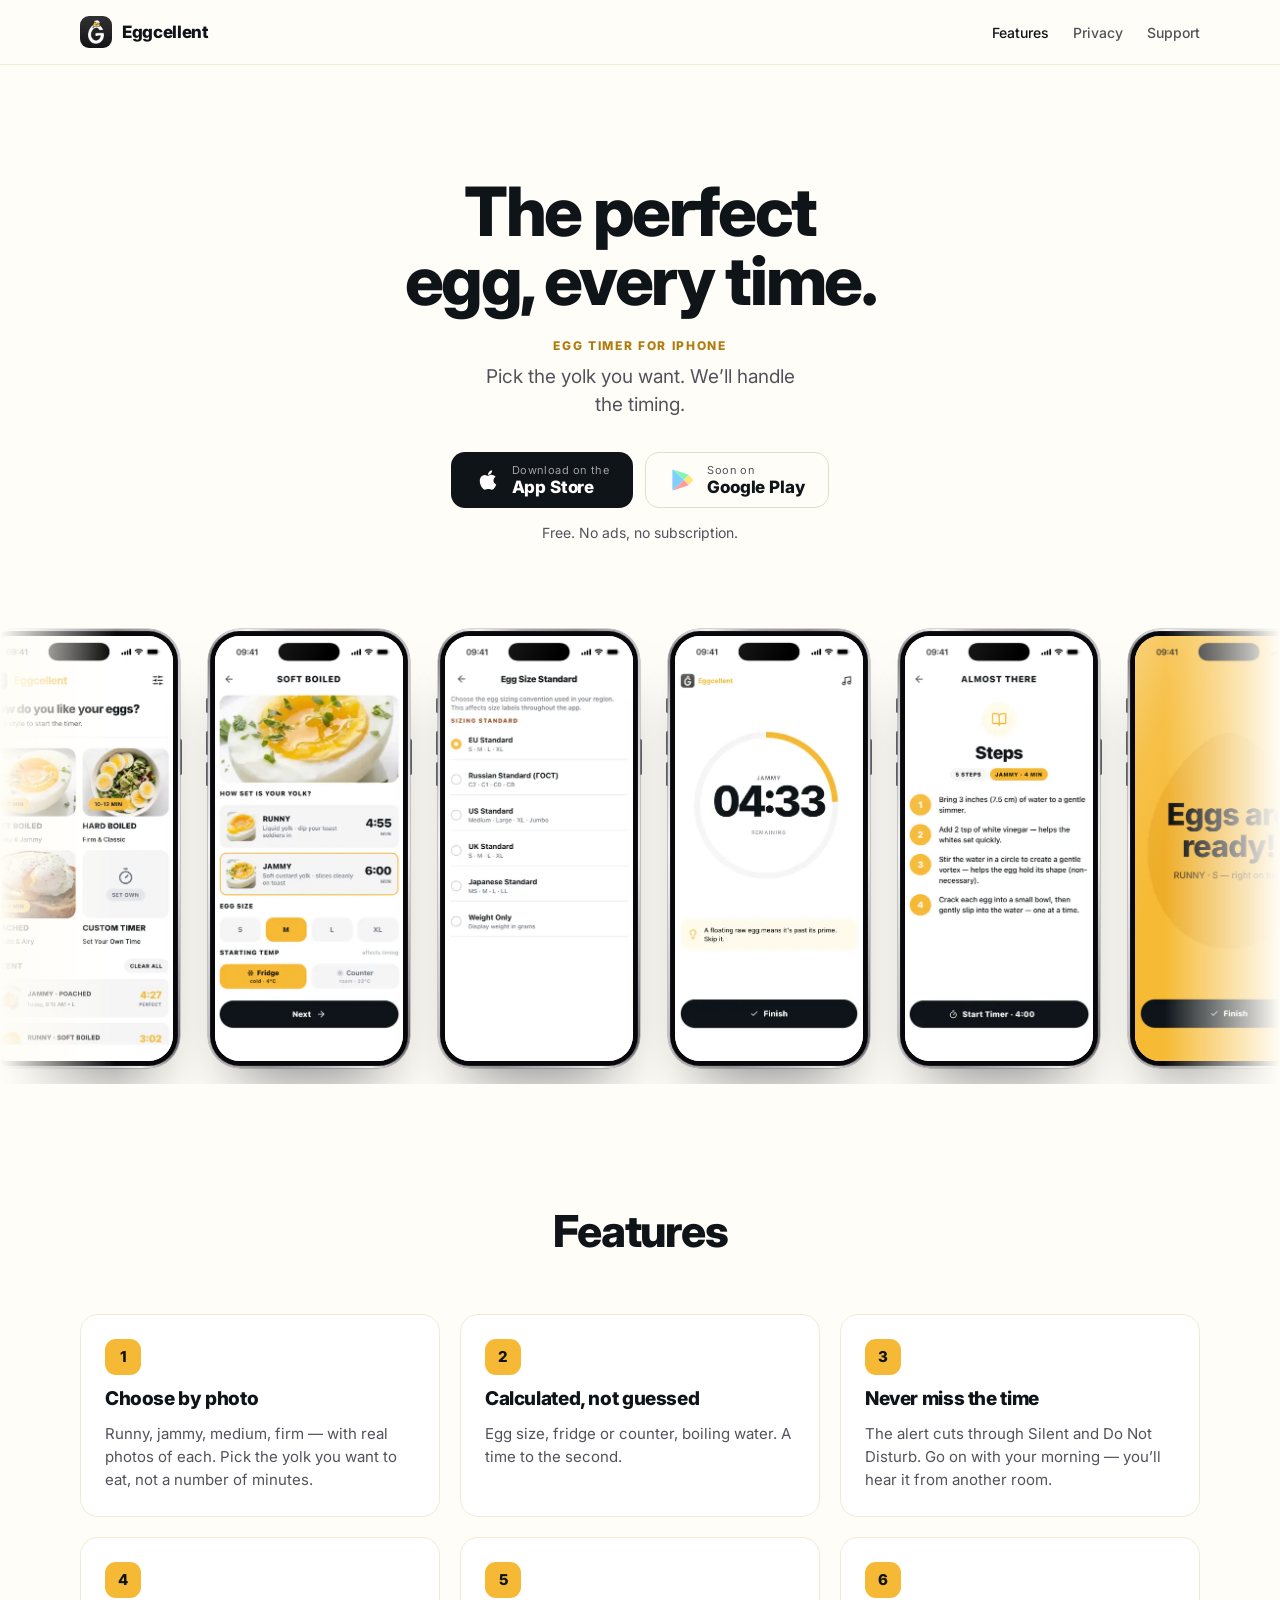
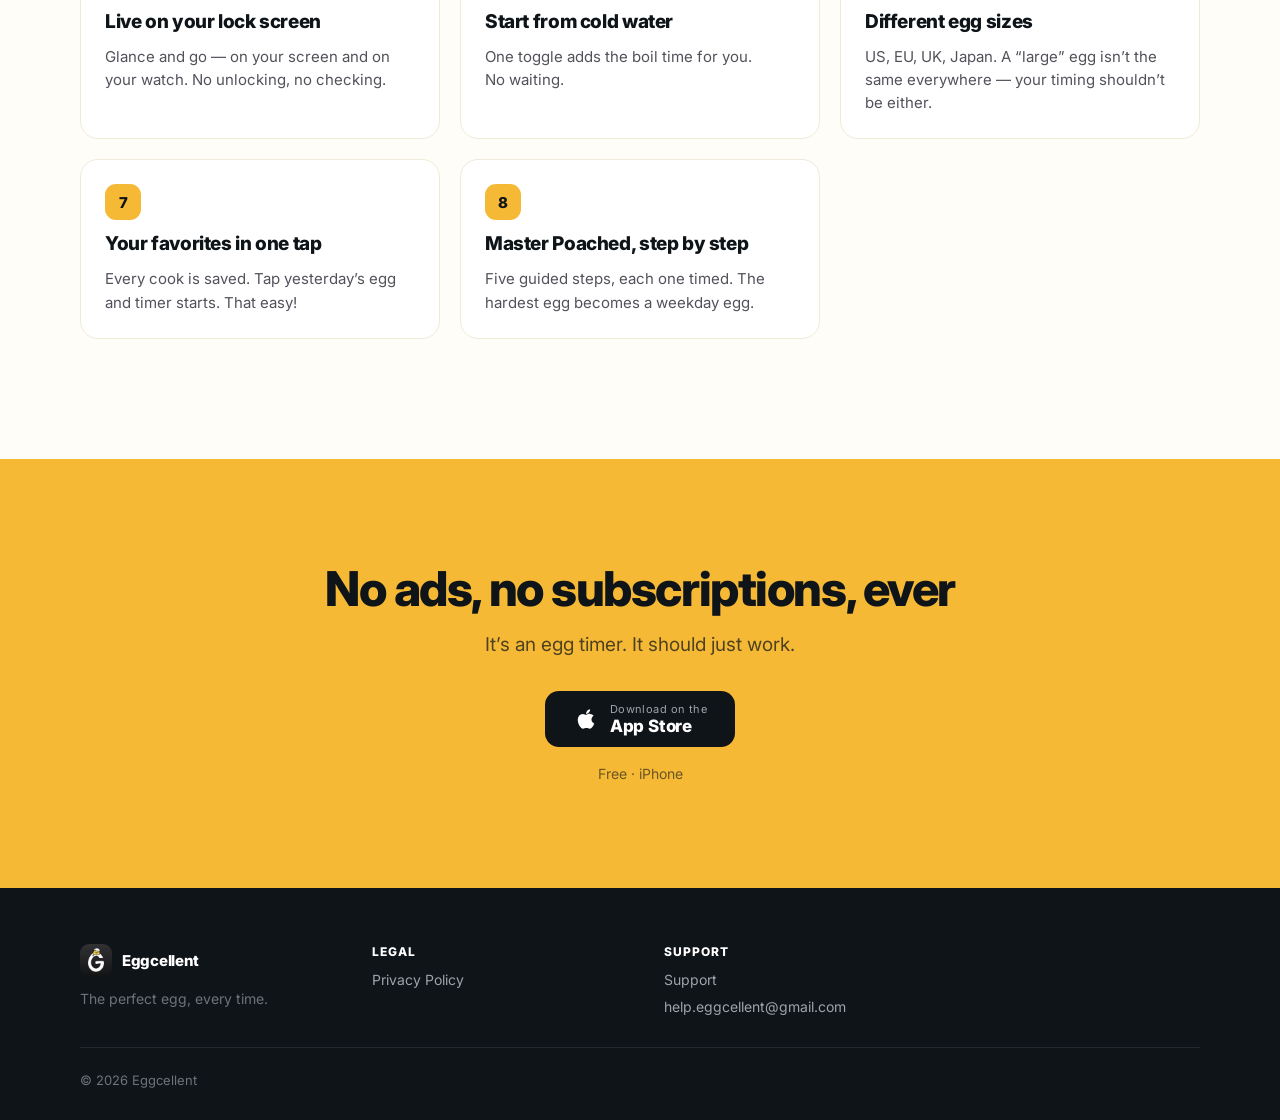
<file: index.html>
<!DOCTYPE html>
<html lang="en">
<head>
<meta charset="utf-8" />
<meta name="viewport" content="width=device-width, initial-scale=1" />
<title>Eggcellent — The perfect egg, every time.</title>
<meta name="description" content="Egg timer for iPhone. Pick the yolk you want. We&rsquo;ll handle the timing." />
<link rel="canonical" href="https://svetlanazav.github.io/eggcellent/" />
<!-- Link previews (Telegram, WhatsApp, iMessage, LinkedIn, X). Absolute URLs: crawlers don't resolve relative ones. -->
<meta property="og:type" content="website" />
<meta property="og:site_name" content="Eggcellent" />
<meta property="og:url" content="https://svetlanazav.github.io/eggcellent/" />
<meta property="og:title" content="Eggcellent — Cook your eggs perfectly, every time" />
<meta property="og:description" content="Egg timer for iPhone. Pick the yolk you want. We&rsquo;ll handle the timing. Free, no ads." />
<meta property="og:image" content="https://svetlanazav.github.io/eggcellent/assets/og-image.png" />
<meta property="og:image:type" content="image/png" />
<meta property="og:image:width" content="1200" />
<meta property="og:image:height" content="630" />
<meta property="og:image:alt" content="Eggcellent app icon and home screen: pick soft boiled, hard boiled or poached eggs." />
<meta name="twitter:card" content="summary_large_image" />
<meta name="twitter:title" content="Eggcellent — Cook your eggs perfectly, every time" />
<meta name="twitter:description" content="Egg timer for iPhone. Pick the yolk you want. We&rsquo;ll handle the timing. Free, no ads." />
<meta name="twitter:image" content="https://svetlanazav.github.io/eggcellent/assets/og-image.png" />
<meta name="twitter:image:alt" content="Eggcellent app icon and home screen: pick soft boiled, hard boiled or poached eggs." />
<link rel="icon" href="assets/icon-64.png" sizes="64x64" />
<link rel="apple-touch-icon" href="assets/apple-touch-icon.png" />
<link rel="preconnect" href="https://fonts.googleapis.com" />
<link rel="preconnect" href="https://fonts.gstatic.com" crossorigin />
<link href="https://fonts.googleapis.com/css2?family=Inter:wght@400;500;800&display=swap" rel="stylesheet" />
<link rel="stylesheet" href="styles.css" />
<link rel="preload" as="image" href="assets/screens/home-600.webp"
      imagesrcset="assets/screens/home-400.webp 400w, assets/screens/home-600.webp 600w" imagesizes="188px" />
<script src="site.js" defer></script>
</head>
<body>

<header class="site-header">
  <div>
    <a class="brand" href="."><img src="assets/icon-96.webp" width="96" height="96" alt="Eggcellent" /><span>Eggcellent</span></a>
    <nav>
      <a href="." data-scroll="features" aria-current="page">Features</a>
      <a href="privacy">Privacy</a>
      <a href="support">Support</a>
    </nav>
  </div>
</header>
<section class="hero" id="top">
  <h1 class="rise">The perfect egg, every time.</h1>
  <p class="eyebrow rise rise-2">Egg timer for iPhone</p>
  <p class="lede rise rise-3">Pick the yolk you want. We&rsquo;ll handle the timing.</p>
  <div class="stores rise rise-4">
    <a class="store-btn" href="https://apps.apple.com/app/apple-store/id6789988052?pt=129156858&amp;ct=landing&amp;mt=8" data-app-store><span><svg viewBox="0 0 24 24" width="26" height="26" fill="#FFFFFF" aria-hidden="true"><path d="M17.05 20.28c-.98.95-2.05.8-3.08.35-1.09-.46-2.09-.48-3.24 0-1.44.62-2.2.44-3.06-.35C2.79 15.25 3.51 7.59 9.05 7.31c1.35.07 2.29.74 3.08.8 1.18-.24 2.31-.93 3.57-.84 1.51.12 2.65.72 3.4 1.8-3.12 1.87-2.38 5.98.48 7.13-.57 1.5-1.31 2.99-2.54 4.09z" /><path d="M12.03 7.25c-.15-2.23 1.66-4.07 3.74-4.25.29 2.58-2.34 4.5-3.74 4.25z" /></svg></span><span class="lines"><span class="small">Download on the</span><span class="big">App Store</span></span></a>
    <span class="store-btn soon"><span><svg viewBox="0 0 24 24" width="26" height="26" aria-hidden="true"><path fill="#00A0FF" d="M2.6 2.2 12.9 12 2.6 21.8c-.26-.28-.4-.7-.4-1.2V3.4c0-.5.14-.92.4-1.2z" /><path fill="#00F076" d="M2.6 2.2 17.3 7.2 12.9 12z" /><path fill="#FFC900" d="M17.3 7.2 21.4 12l-4.1 4.8L12.9 12z" /><path fill="#FF3A44" d="M2.6 21.8 12.9 12l4.4 4.8z" /></svg></span><span class="lines"><span class="small">Soon on</span><span class="big">Google Play</span></span></span>
  </div>
  <p class="note rise rise-5">Free. No ads, no subscription.</p>
</section>

<div class="marquee">
  <div class="marquee-track">
      <div class="phone">
        <span class="key left" style="top:15.8%;height:3.4%"></span>
        <span class="key left" style="top:23.4%;height:5.4%"></span>
        <span class="key left" style="top:30.4%;height:5.4%"></span>
        <span class="key right" style="top:25.2%;height:8%"></span>
        <div class="phone-body"><div class="phone-bezel"><div class="phone-screen"><img src="assets/screens/home-600.webp" srcset="assets/screens/home-400.webp 400w, assets/screens/home-600.webp 600w" sizes="188px" width="599" height="1304" alt="Eggcellent home screen" fetchpriority="high" /><span class="sheen"></span></div></div></div>
      </div>
      <div class="phone">
        <span class="key left" style="top:15.8%;height:3.4%"></span>
        <span class="key left" style="top:23.4%;height:5.4%"></span>
        <span class="key left" style="top:30.4%;height:5.4%"></span>
        <span class="key right" style="top:25.2%;height:8%"></span>
        <div class="phone-body"><div class="phone-bezel"><div class="phone-screen"><img src="assets/screens/01-doneness-600.webp" srcset="assets/screens/01-doneness-400.webp 400w, assets/screens/01-doneness-600.webp 600w" sizes="188px" width="599" height="1304" alt="Choosing how set the yolk is" decoding="async" /><span class="sheen"></span></div></div></div>
      </div>
      <div class="phone">
        <span class="key left" style="top:15.8%;height:3.4%"></span>
        <span class="key left" style="top:23.4%;height:5.4%"></span>
        <span class="key left" style="top:30.4%;height:5.4%"></span>
        <span class="key right" style="top:25.2%;height:8%"></span>
        <div class="phone-body"><div class="phone-bezel"><div class="phone-screen"><img src="assets/screens/05-size-600.webp" srcset="assets/screens/05-size-400.webp 400w, assets/screens/05-size-600.webp 600w" sizes="188px" width="599" height="1304" alt="Egg size selection" decoding="async" /><span class="sheen"></span></div></div></div>
      </div>
      <div class="phone">
        <span class="key left" style="top:15.8%;height:3.4%"></span>
        <span class="key left" style="top:23.4%;height:5.4%"></span>
        <span class="key left" style="top:30.4%;height:5.4%"></span>
        <span class="key right" style="top:25.2%;height:8%"></span>
        <div class="phone-body"><div class="phone-bezel"><div class="phone-screen"><img src="assets/screens/10-timer-600.webp" srcset="assets/screens/10-timer-400.webp 400w, assets/screens/10-timer-600.webp 600w" sizes="188px" width="599" height="1304" alt="Timer running" loading="lazy" decoding="async" /><span class="sheen"></span></div></div></div>
      </div>
      <div class="phone">
        <span class="key left" style="top:15.8%;height:3.4%"></span>
        <span class="key left" style="top:23.4%;height:5.4%"></span>
        <span class="key left" style="top:30.4%;height:5.4%"></span>
        <span class="key right" style="top:25.2%;height:8%"></span>
        <div class="phone-body"><div class="phone-bezel"><div class="phone-screen"><img src="assets/screens/08-poached-600.webp" srcset="assets/screens/08-poached-400.webp 400w, assets/screens/08-poached-600.webp 600w" sizes="188px" width="599" height="1304" alt="Guided poached steps" loading="lazy" decoding="async" /><span class="sheen"></span></div></div></div>
      </div>
      <div class="phone">
        <span class="key left" style="top:15.8%;height:3.4%"></span>
        <span class="key left" style="top:23.4%;height:5.4%"></span>
        <span class="key left" style="top:30.4%;height:5.4%"></span>
        <span class="key right" style="top:25.2%;height:8%"></span>
        <div class="phone-body"><div class="phone-bezel"><div class="phone-screen"><img src="assets/screens/alarm-clean-600.webp" srcset="assets/screens/alarm-clean-400.webp 400w, assets/screens/alarm-clean-600.webp 600w" sizes="188px" width="599" height="1304" alt="Eggs are ready" loading="lazy" decoding="async" /><span class="sheen"></span></div></div></div>
      </div>
      <div class="phone">
        <span class="key left" style="top:15.8%;height:3.4%"></span>
        <span class="key left" style="top:23.4%;height:5.4%"></span>
        <span class="key left" style="top:30.4%;height:5.4%"></span>
        <span class="key right" style="top:25.2%;height:8%"></span>
        <div class="phone-body"><div class="phone-bezel"><div class="phone-screen"><img src="assets/screens/home-600.webp" srcset="assets/screens/home-400.webp 400w, assets/screens/home-600.webp 600w" sizes="188px" width="599" height="1304" alt="" loading="lazy" decoding="async" /><span class="sheen"></span></div></div></div>
      </div>
      <div class="phone">
        <span class="key left" style="top:15.8%;height:3.4%"></span>
        <span class="key left" style="top:23.4%;height:5.4%"></span>
        <span class="key left" style="top:30.4%;height:5.4%"></span>
        <span class="key right" style="top:25.2%;height:8%"></span>
        <div class="phone-body"><div class="phone-bezel"><div class="phone-screen"><img src="assets/screens/01-doneness-600.webp" srcset="assets/screens/01-doneness-400.webp 400w, assets/screens/01-doneness-600.webp 600w" sizes="188px" width="599" height="1304" alt="" loading="lazy" decoding="async" /><span class="sheen"></span></div></div></div>
      </div>
      <div class="phone">
        <span class="key left" style="top:15.8%;height:3.4%"></span>
        <span class="key left" style="top:23.4%;height:5.4%"></span>
        <span class="key left" style="top:30.4%;height:5.4%"></span>
        <span class="key right" style="top:25.2%;height:8%"></span>
        <div class="phone-body"><div class="phone-bezel"><div class="phone-screen"><img src="assets/screens/05-size-600.webp" srcset="assets/screens/05-size-400.webp 400w, assets/screens/05-size-600.webp 600w" sizes="188px" width="599" height="1304" alt="" loading="lazy" decoding="async" /><span class="sheen"></span></div></div></div>
      </div>
      <div class="phone">
        <span class="key left" style="top:15.8%;height:3.4%"></span>
        <span class="key left" style="top:23.4%;height:5.4%"></span>
        <span class="key left" style="top:30.4%;height:5.4%"></span>
        <span class="key right" style="top:25.2%;height:8%"></span>
        <div class="phone-body"><div class="phone-bezel"><div class="phone-screen"><img src="assets/screens/10-timer-600.webp" srcset="assets/screens/10-timer-400.webp 400w, assets/screens/10-timer-600.webp 600w" sizes="188px" width="599" height="1304" alt="" loading="lazy" decoding="async" /><span class="sheen"></span></div></div></div>
      </div>
      <div class="phone">
        <span class="key left" style="top:15.8%;height:3.4%"></span>
        <span class="key left" style="top:23.4%;height:5.4%"></span>
        <span class="key left" style="top:30.4%;height:5.4%"></span>
        <span class="key right" style="top:25.2%;height:8%"></span>
        <div class="phone-body"><div class="phone-bezel"><div class="phone-screen"><img src="assets/screens/08-poached-600.webp" srcset="assets/screens/08-poached-400.webp 400w, assets/screens/08-poached-600.webp 600w" sizes="188px" width="599" height="1304" alt="" loading="lazy" decoding="async" /><span class="sheen"></span></div></div></div>
      </div>
      <div class="phone">
        <span class="key left" style="top:15.8%;height:3.4%"></span>
        <span class="key left" style="top:23.4%;height:5.4%"></span>
        <span class="key left" style="top:30.4%;height:5.4%"></span>
        <span class="key right" style="top:25.2%;height:8%"></span>
        <div class="phone-body"><div class="phone-bezel"><div class="phone-screen"><img src="assets/screens/alarm-clean-600.webp" srcset="assets/screens/alarm-clean-400.webp 400w, assets/screens/alarm-clean-600.webp 600w" sizes="188px" width="599" height="1304" alt="" loading="lazy" decoding="async" /><span class="sheen"></span></div></div></div>
      </div>
  </div>
</div>

<section class="features" id="features">
  <h2>Features</h2>
  <div class="grid">
      <div class="card reveal">
        <div class="num">1</div>
        <h3>Choose by photo</h3>
        <p>Runny, jammy, medium, firm &mdash; with real photos of each. Pick the yolk you want to eat, not a number of minutes.</p>
      </div>
      <div class="card reveal">
        <div class="num">2</div>
        <h3>Calculated, not guessed</h3>
        <p>Egg size, fridge or counter, boiling water. A time to the second.</p>
      </div>
      <div class="card reveal">
        <div class="num">3</div>
        <h3>Never miss the time</h3>
        <p>The alert cuts through Silent and Do Not Disturb. Go on with your morning &mdash; you&rsquo;ll hear it from another room.</p>
      </div>
      <div class="card reveal">
        <div class="num">4</div>
        <h3>Live on your lock screen</h3>
        <p>Glance and go &mdash; on your screen and on your watch. No unlocking, no checking.</p>
      </div>
      <div class="card reveal">
        <div class="num">5</div>
        <h3>Start from cold water</h3>
        <p>One toggle adds the boil time for you. No waiting.</p>
      </div>
      <div class="card reveal">
        <div class="num">6</div>
        <h3>Different egg sizes</h3>
        <p>US, EU, UK, Japan. A &ldquo;large&rdquo; egg isn&rsquo;t the same everywhere &mdash; your timing shouldn&rsquo;t be either.</p>
      </div>
      <div class="card reveal">
        <div class="num">7</div>
        <h3>Your favorites in one tap</h3>
        <p>Every cook is saved. Tap yesterday&rsquo;s egg and timer starts. That easy!</p>
      </div>
      <div class="card reveal">
        <div class="num">8</div>
        <h3>Master Poached, step by step</h3>
        <p>Five guided steps, each one timed. The hardest egg becomes a weekday egg.</p>
      </div>
  </div>
</section>

<section class="cta">
  <div>
    <h2>No ads, no subscriptions, ever</h2>
    <p>It&rsquo;s an egg timer. It should just work.</p>
    <a class="store-btn" href="https://apps.apple.com/app/apple-store/id6789988052?pt=129156858&amp;ct=landing&amp;mt=8" data-app-store><span><svg viewBox="0 0 24 24" width="26" height="26" fill="#FFFFFF" aria-hidden="true"><path d="M17.05 20.28c-.98.95-2.05.8-3.08.35-1.09-.46-2.09-.48-3.24 0-1.44.62-2.2.44-3.06-.35C2.79 15.25 3.51 7.59 9.05 7.31c1.35.07 2.29.74 3.08.8 1.18-.24 2.31-.93 3.57-.84 1.51.12 2.65.72 3.4 1.8-3.12 1.87-2.38 5.98.48 7.13-.57 1.5-1.31 2.99-2.54 4.09z" /><path d="M12.03 7.25c-.15-2.23 1.66-4.07 3.74-4.25.29 2.58-2.34 4.5-3.74 4.25z" /></svg></span><span class="lines"><span class="small">Download on the</span><span class="big">App Store</span></span></a>
    <p class="fine">Free &middot; iPhone</p>
  </div>
</section>

<footer class="site-footer">
  <div>
    <div class="about">
      <a class="brand" href="."><img src="assets/icon-96.webp" width="96" height="96" alt="" decoding="async" /><span>Eggcellent</span></a>
      <p>The perfect egg, every time.</p>
    </div>
    <div class="col">
      <h4>Legal</h4>
      <a href="privacy">Privacy Policy</a>
    </div>
    <div class="col">
      <h4>Support</h4>
      <a href="support">Support</a>
      <a href="mailto:help.eggcellent@gmail.com">help.eggcellent@gmail.com</a>
    </div>
    <p class="copy">&copy; 2026 Eggcellent</p>
  </div>
</footer>
<script>
(function () {
  var strip = document.querySelector('.marquee');
  var track = strip && strip.querySelector('.marquee-track');
  if (!strip || !track) return;

  var SPEED = 30;          // px per second of idle drift
  var RESUME_AFTER = 1400; // ms of stillness before the drift picks up again
  var reduced = window.matchMedia('(prefers-reduced-motion: reduce)');

  var dragging = false;
  var lastPointerX = 0;
  var touchedAt = -Infinity;
  var prevFrame = 0;

  // The strip holds the same screens twice, so one loop is half its scroll width.
  // Keeping the offset inside that first half makes the scroll endless in both directions.
  function normalize() {
    var half = strip.scrollWidth / 2;
    if (half < 1) return;
    if (strip.scrollLeft >= half) strip.scrollLeft -= half;
    else if (strip.scrollLeft < 1) strip.scrollLeft += half - 1;
  }

  function idle() { touchedAt = performance.now(); }

  function frame(now) {
    var dt = prevFrame ? Math.min(now - prevFrame, 100) : 0;
    prevFrame = now;
    if (!dragging && !reduced.matches && now - touchedAt > RESUME_AFTER) {
      strip.scrollLeft += SPEED * dt / 1000;
    }
    normalize();
    requestAnimationFrame(frame);
  }
  requestAnimationFrame(frame);

  // Touch and trackpad scroll natively; only mouse and pen need drag-to-scroll.
  strip.addEventListener('pointerdown', function (e) {
    idle();
    if (e.pointerType === 'touch' || e.button !== 0) return;
    dragging = true;
    lastPointerX = e.clientX;
    strip.classList.add('is-dragging');
    strip.setPointerCapture(e.pointerId);
    e.preventDefault();
  });

  strip.addEventListener('pointermove', function (e) {
    if (!dragging) return;
    strip.scrollLeft -= e.clientX - lastPointerX;
    lastPointerX = e.clientX;
    normalize();
  });

  function endDrag(e) {
    if (!dragging) return;
    dragging = false;
    strip.classList.remove('is-dragging');
    if (strip.hasPointerCapture(e.pointerId)) strip.releasePointerCapture(e.pointerId);
    idle();
  }
  strip.addEventListener('pointerup', endDrag);
  strip.addEventListener('pointercancel', endDrag);

  strip.addEventListener('wheel', idle, { passive: true });
  strip.addEventListener('touchstart', idle, { passive: true });
  strip.addEventListener('touchmove', idle, { passive: true });
  strip.addEventListener('dragstart', function (e) { e.preventDefault(); });
})();
</script>
</body>
</html>
</file>
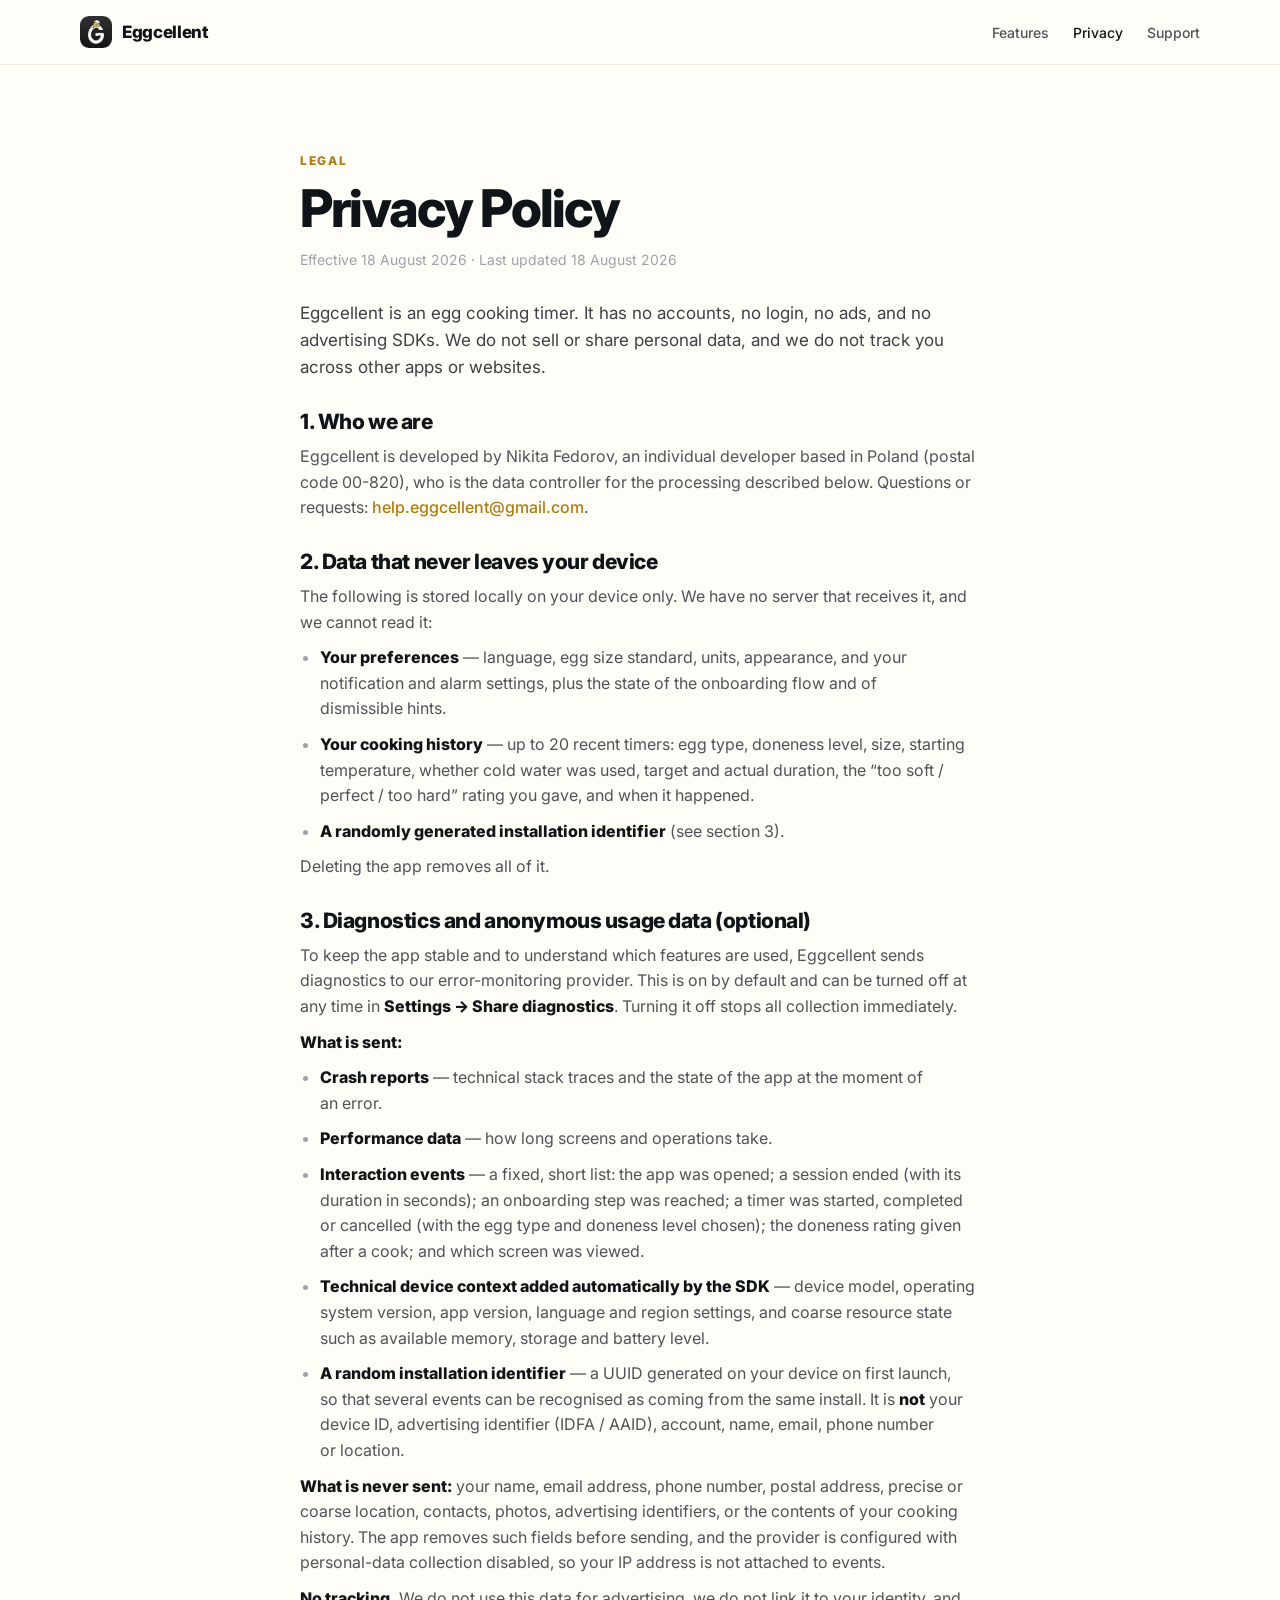
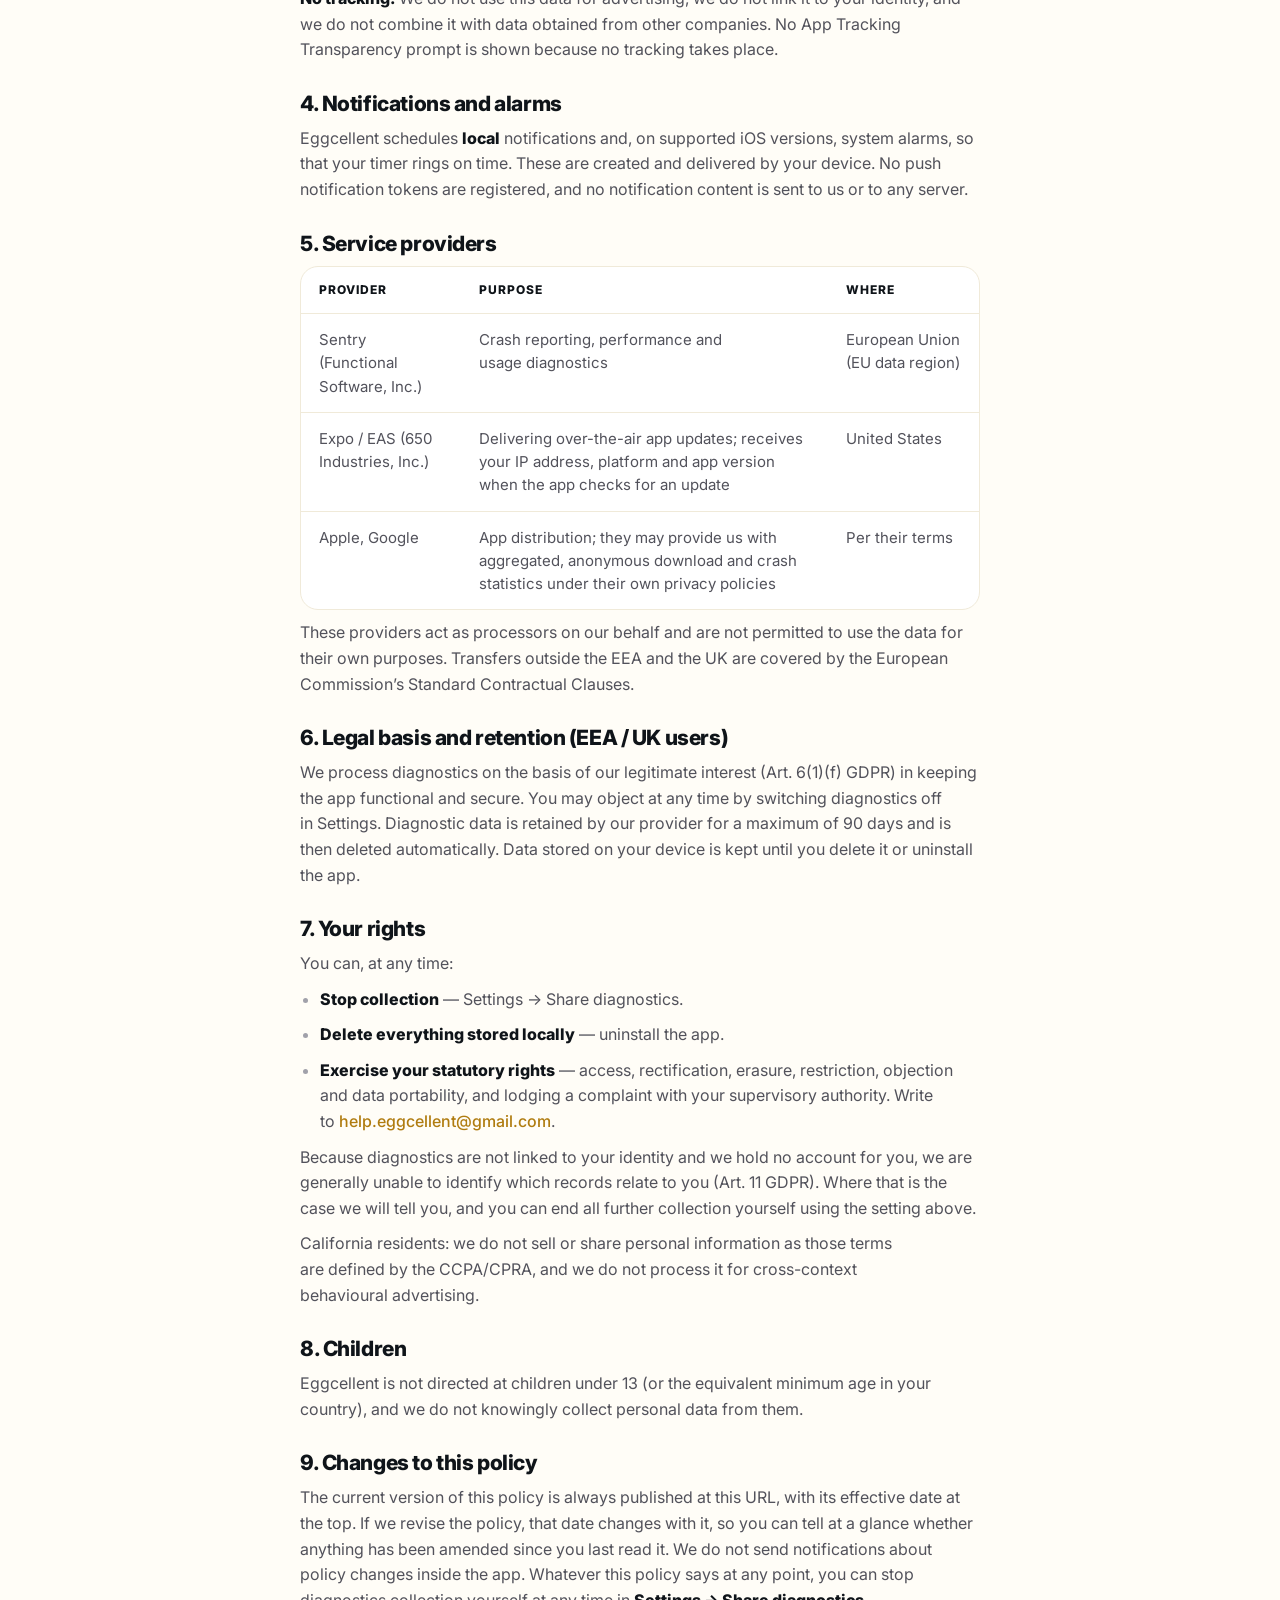
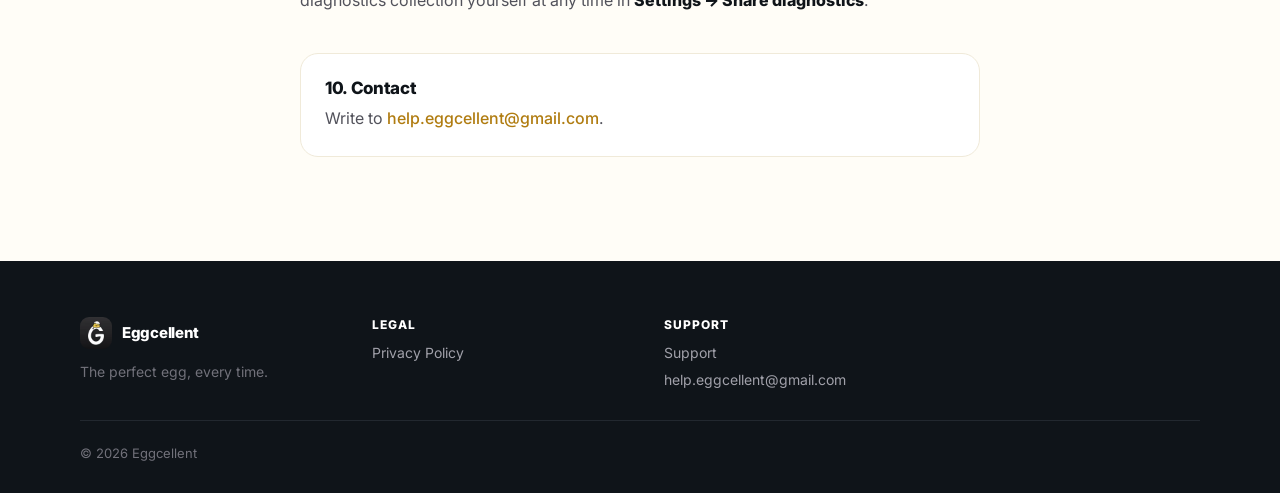
<file: privacy.html>
<!DOCTYPE html>
<html lang="en">
<head>
<meta charset="utf-8" />
<meta name="viewport" content="width=device-width, initial-scale=1" />
<title>Privacy Policy — Eggcellent</title>
<meta name="description" content="How Eggcellent handles your data." />
<link rel="icon" href="assets/icon-64.png" sizes="64x64" />
<link rel="apple-touch-icon" href="assets/apple-touch-icon.png" />
<link rel="preconnect" href="https://fonts.googleapis.com" />
<link rel="preconnect" href="https://fonts.gstatic.com" crossorigin />
<link href="https://fonts.googleapis.com/css2?family=Inter:wght@400;500;800&display=swap" rel="stylesheet" />
<link rel="stylesheet" href="styles.css" />
<script src="site.js" defer></script>
</head>
<body>

<header class="site-header">
  <div>
    <a class="brand" href="."><img src="assets/icon-96.webp" width="96" height="96" alt="Eggcellent" /><span>Eggcellent</span></a>
    <nav>
      <a href="." data-scroll="features">Features</a>
      <a href="privacy" aria-current="page">Privacy</a>
      <a href="support">Support</a>
    </nav>
  </div>
</header>
<main class="page">
  <article>
    <p class="eyebrow" style="margin:0 0 14px">Legal</p>
    <h1>Privacy Policy</h1>
    <p class="stamp">Effective 18 August 2026 &middot; Last updated 18 August 2026</p>
    <p class="lede">Eggcellent is an egg cooking timer. It has no accounts, no login, no ads, and no advertising SDKs. We do not sell or share personal data, and we do not track you across other apps or websites.</p>

    <section>
      <h2>1. Who we are</h2>
      <p>Eggcellent is developed by Nikita Fedorov, an individual developer based in Poland (postal code 00-820), who is the data controller for the processing described below. Questions or requests: <a href="mailto:help.eggcellent@gmail.com">help.eggcellent@gmail.com</a>.</p>
    </section>

    <section>
      <h2>2. Data that never leaves your device</h2>
      <p>The following is stored locally on your device only. We have no server that receives it, and we cannot read it:</p>
      <ul>
        <li><strong>Your preferences</strong> &mdash; language, egg size standard, units, appearance, and your notification and alarm settings, plus the state of the onboarding flow and of dismissible hints.</li>
        <li><strong>Your cooking history</strong> &mdash; up to 20 recent timers: egg type, doneness level, size, starting temperature, whether cold water was used, target and actual duration, the &ldquo;too soft / perfect / too hard&rdquo; rating you gave, and when it happened.</li>
        <li><strong>A randomly generated installation identifier</strong> (see section 3).</li>
      </ul>
      <p>Deleting the app removes all of it.</p>
    </section>

    <section>
      <h2>3. Diagnostics and anonymous usage data (optional)</h2>
      <p>To keep the app stable and to understand which features are used, Eggcellent sends diagnostics to our error-monitoring provider. This is on by default and can be turned off at any time in <strong>Settings &rarr; Share diagnostics</strong>. Turning it off stops all collection immediately.</p>
      <p><strong>What is sent:</strong></p>
      <ul>
        <li><strong>Crash reports</strong> &mdash; technical stack traces and the state of the app at the moment of an error.</li>
        <li><strong>Performance data</strong> &mdash; how long screens and operations take.</li>
        <li><strong>Interaction events</strong> &mdash; a fixed, short list: the app was opened; a session ended (with its duration in seconds); an onboarding step was reached; a timer was started, completed or cancelled (with the egg type and doneness level chosen); the doneness rating given after a cook; and which screen was viewed.</li>
        <li><strong>Technical device context added automatically by the SDK</strong> &mdash; device model, operating system version, app version, language and region settings, and coarse resource state such as available memory, storage and battery level.</li>
        <li><strong>A random installation identifier</strong> &mdash; a UUID generated on your device on first launch, so that several events can be recognised as coming from the same install. It is <strong>not</strong> your device ID, advertising identifier (IDFA / AAID), account, name, email, phone number or location.</li>
      </ul>
      <p><strong>What is never sent:</strong> your name, email address, phone number, postal address, precise or coarse location, contacts, photos, advertising identifiers, or the contents of your cooking history. The app removes such fields before sending, and the provider is configured with personal-data collection disabled, so your IP address is not attached to events.</p>
      <p><strong>No tracking.</strong> We do not use this data for advertising, we do not link it to your identity, and we do not combine it with data obtained from other companies. No App Tracking Transparency prompt is shown because no tracking takes place.</p>
    </section>

    <section>
      <h2>4. Notifications and alarms</h2>
      <p>Eggcellent schedules <strong>local</strong> notifications and, on supported iOS versions, system alarms, so that your timer rings on time. These are created and delivered by your device. No push notification tokens are registered, and no notification content is sent to us or to any server.</p>
    </section>

    <section>
      <h2>5. Service providers</h2>
      <div class="table-wrap">
        <table>
          <thead>
            <tr><th>Provider</th><th>Purpose</th><th>Where</th></tr>
          </thead>
          <tbody>
            <tr>
              <td>Sentry (Functional Software, Inc.)</td>
              <td>Crash reporting, performance and usage diagnostics</td>
              <td>European Union (EU data region)</td>
            </tr>
            <tr>
              <td>Expo / EAS (650 Industries, Inc.)</td>
              <td>Delivering over-the-air app updates; receives your IP address, platform and app version when the app checks for an update</td>
              <td>United States</td>
            </tr>
            <tr>
              <td>Apple, Google</td>
              <td>App distribution; they may provide us with aggregated, anonymous download and crash statistics under their own privacy policies</td>
              <td>Per their terms</td>
            </tr>
          </tbody>
        </table>
      </div>
      <p>These providers act as processors on our behalf and are not permitted to use the data for their own purposes. Transfers outside the EEA and the UK are covered by the European Commission&rsquo;s Standard Contractual Clauses.</p>
    </section>

    <section>
      <h2>6. Legal basis and retention (EEA / UK users)</h2>
      <p>We process diagnostics on the basis of our legitimate interest (Art. 6(1)(f) GDPR) in keeping the app functional and secure. You may object at any time by switching diagnostics off in Settings. Diagnostic data is retained by our provider for a maximum of 90 days and is then deleted automatically. Data stored on your device is kept until you delete it or uninstall the app.</p>
    </section>

    <section>
      <h2>7. Your rights</h2>
      <p>You can, at any time:</p>
      <ul>
        <li><strong>Stop collection</strong> &mdash; Settings &rarr; Share diagnostics.</li>
        <li><strong>Delete everything stored locally</strong> &mdash; uninstall the app.</li>
        <li><strong>Exercise your statutory rights</strong> &mdash; access, rectification, erasure, restriction, objection and data portability, and lodging a complaint with your supervisory authority. Write to <a href="mailto:help.eggcellent@gmail.com">help.eggcellent@gmail.com</a>.</li>
      </ul>
      <p>Because diagnostics are not linked to your identity and we hold no account for you, we are generally unable to identify which records relate to you (Art. 11 GDPR). Where that is the case we will tell you, and you can end all further collection yourself using the setting above.</p>
      <p>California residents: we do not sell or share personal information as those terms are defined by the CCPA/CPRA, and we do not process it for cross-context behavioural advertising.</p>
    </section>

    <section>
      <h2>8. Children</h2>
      <p>Eggcellent is not directed at children under 13 (or the equivalent minimum age in your country), and we do not knowingly collect personal data from them.</p>
    </section>

    <section>
      <h2>9. Changes to this policy</h2>
      <p>The current version of this policy is always published at this URL, with its effective date at the top. If we revise the policy, that date changes with it, so you can tell at a glance whether anything has been amended since you last read it. We do not send notifications about policy changes inside the app. Whatever this policy says at any point, you can stop diagnostics collection yourself at any time in <strong>Settings &rarr; Share diagnostics</strong>.</p>
    </section>

    <div class="box">
      <h2>10. Contact</h2>
      <p>Write to <a href="mailto:help.eggcellent@gmail.com">help.eggcellent@gmail.com</a>.</p>
    </div>
  </article>
</main>

<footer class="site-footer">
  <div>
    <div class="about">
      <a class="brand" href="."><img src="assets/icon-96.webp" width="96" height="96" alt="" decoding="async" /><span>Eggcellent</span></a>
      <p>The perfect egg, every time.</p>
    </div>
    <div class="col">
      <h4>Legal</h4>
      <a href="privacy">Privacy Policy</a>
    </div>
    <div class="col">
      <h4>Support</h4>
      <a href="support">Support</a>
      <a href="mailto:help.eggcellent@gmail.com">help.eggcellent@gmail.com</a>
    </div>
    <p class="copy">&copy; 2026 Eggcellent</p>
  </div>
</footer>
</body>
</html>
</file>
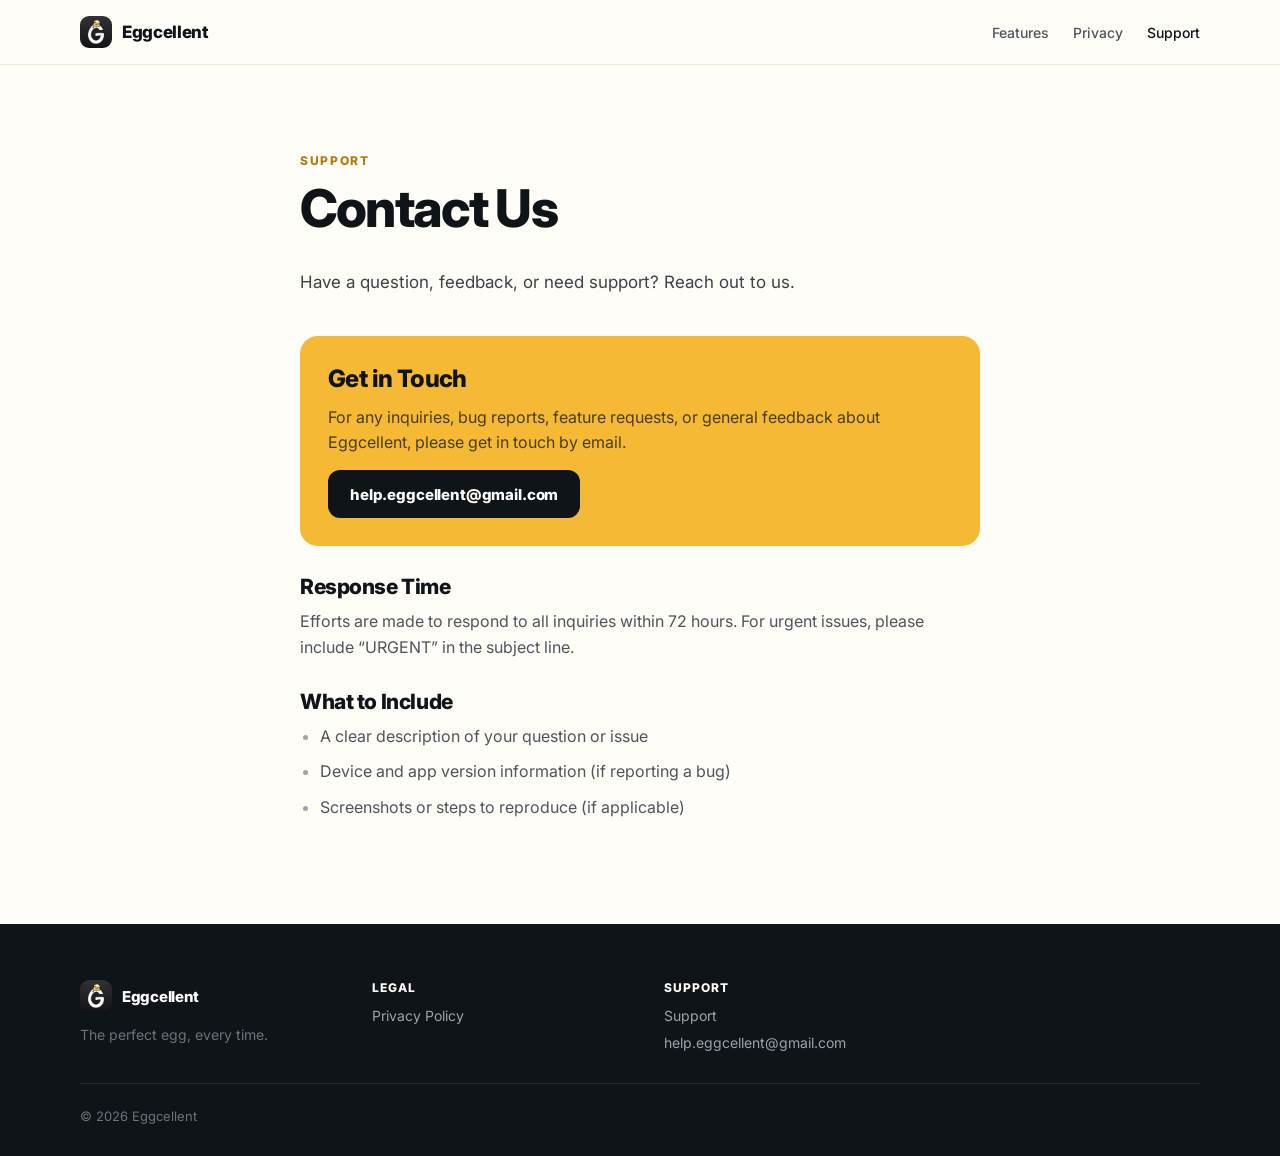
<file: support.html>
<!DOCTYPE html>
<html lang="en">
<head>
<meta charset="utf-8" />
<meta name="viewport" content="width=device-width, initial-scale=1" />
<title>Support — Eggcellent</title>
<meta name="description" content="Contact the Eggcellent developer with questions, bug reports and feature requests." />
<link rel="icon" href="assets/icon-64.png" sizes="64x64" />
<link rel="apple-touch-icon" href="assets/apple-touch-icon.png" />
<link rel="preconnect" href="https://fonts.googleapis.com" />
<link rel="preconnect" href="https://fonts.gstatic.com" crossorigin />
<link href="https://fonts.googleapis.com/css2?family=Inter:wght@400;500;800&display=swap" rel="stylesheet" />
<link rel="stylesheet" href="styles.css" />
<script src="site.js" defer></script>
</head>
<body>

<header class="site-header">
  <div>
    <a class="brand" href="."><img src="assets/icon-96.webp" width="96" height="96" alt="Eggcellent" /><span>Eggcellent</span></a>
    <nav>
      <a href="." data-scroll="features">Features</a>
      <a href="privacy">Privacy</a>
      <a href="support" aria-current="page">Support</a>
    </nav>
  </div>
</header>
<main class="page">
  <article>
    <p class="eyebrow" style="margin:0 0 14px">Support</p>
    <h1>Contact Us</h1>
    <p class="lede">Have a question, feedback, or need support? Reach out to us.</p>

    <div class="box-yellow">
      <h2>Get in Touch</h2>
      <p>For any inquiries, bug reports, feature requests, or general feedback about Eggcellent, please get in touch by email.</p>
      <a class="mail-btn" href="mailto:help.eggcellent@gmail.com">help.eggcellent@gmail.com</a>
    </div>

    <section>
      <h2>Response Time</h2>
      <p>Efforts are made to respond to all inquiries within 72 hours. For urgent issues, please include &ldquo;URGENT&rdquo; in the subject line.</p>
    </section>

    <section>
      <h2>What to Include</h2>
      <ul>
        <li>A clear description of your question or issue</li>
        <li>Device and app version information (if reporting a bug)</li>
        <li>Screenshots or steps to reproduce (if applicable)</li>
      </ul>
    </section>
  </article>
</main>

<footer class="site-footer">
  <div>
    <div class="about">
      <a class="brand" href="."><img src="assets/icon-96.webp" width="96" height="96" alt="" decoding="async" /><span>Eggcellent</span></a>
      <p>The perfect egg, every time.</p>
    </div>
    <div class="col">
      <h4>Legal</h4>
      <a href="privacy">Privacy Policy</a>
    </div>
    <div class="col">
      <h4>Support</h4>
      <a href="support">Support</a>
      <a href="mailto:help.eggcellent@gmail.com">help.eggcellent@gmail.com</a>
    </div>
    <p class="copy">&copy; 2026 Eggcellent</p>
  </div>
</footer>
</body>
</html>
</file>
<file: styles.css>
/* Eggcellent landing — static site */
:root { --cream: #FFFDF7; --ink: #0F1419; --muted: #52525B; --dim: #A1A1AA; --yellow: #F5B935; --gold: #B07C10; --line: #F0EAD9; }
* { box-sizing: border-box; }
body { margin: 0; background: var(--cream); color: var(--ink); font-family: Inter, system-ui, sans-serif; -webkit-font-smoothing: antialiased; }
img { max-width: 100%; }
a { color: var(--ink); text-decoration: none; }
a:hover { color: var(--gold); }

/* header */
.site-header { position: sticky; top: 0; z-index: 20; display: flex; justify-content: center; padding: 0 20px; background: rgba(255,253,247,0.82); backdrop-filter: blur(14px); border-bottom: 1px solid #F2EBDA; }
.site-header > div { width: 100%; max-width: 1120px; display: flex; align-items: center; gap: 20px; min-height: 64px; }
.brand { display: flex; align-items: center; gap: 10px; margin-right: auto; }
.brand img { width: 32px; height: 32px; border-radius: 9px; display: block; }
.brand span { font-weight: 800; font-size: 17px; letter-spacing: -0.02em; }
.site-header nav { display: flex; align-items: center; gap: 4px 24px; font-size: 14px; font-weight: 500; }
.site-header nav a { color: var(--muted); }
.site-header nav a:hover, .site-header nav a[aria-current="page"] { color: var(--ink); }

/* hero */
.hero { display: flex; flex-direction: column; align-items: center; text-align: center; padding: clamp(56px, 14vw, 112px) 20px 0; }
.hero h1 { margin: 0; max-width: 16ch; font-weight: 800; font-size: clamp(38px, 10vw, 68px); line-height: 1.02; letter-spacing: -0.035em; text-wrap: balance; }
.eyebrow { margin: 22px 0 0; font-size: 12px; font-weight: 800; letter-spacing: 0.14em; text-transform: uppercase; color: var(--gold); }
.hero .lede { margin: 10px 0 0; max-width: 32ch; font-size: clamp(16px, 4.4vw, 19px); line-height: 1.5; color: var(--muted); text-wrap: pretty; }
.hero .note { margin: 16px 0 0; font-size: 14px; color: var(--muted); }
.rise { animation: rise 0.8s cubic-bezier(.2,.7,.2,1) both; }
.rise-2 { animation-delay: 0.06s; }
.rise-3 { animation-delay: 0.1s; }
.rise-4 { animation-delay: 0.16s; }
.rise-5 { animation-delay: 0.22s; }
@keyframes rise { from { opacity: 0; transform: translateY(26px); } to { opacity: 1; transform: none; } }

/* store buttons */
.stores { display: flex; flex-wrap: wrap; justify-content: center; gap: 12px; padding: 32px 0 0; }
.store-btn { display: flex; align-items: center; gap: 11px; min-height: 56px; padding: 0 24px; border-radius: 14px; background: var(--ink); color: #fff; text-align: left; transition: transform .2s, background .2s, opacity .2s; }
.store-btn:hover { background: #22282F; color: #fff; transform: translateY(-2px); }
.store-btn svg { display: block; flex: 0 0 auto; }
.store-btn .lines { display: flex; flex-direction: column; }
.store-btn .small { font-size: 11px; letter-spacing: 0.04em; color: var(--dim); }
.store-btn .big { font-size: 17px; font-weight: 800; letter-spacing: -0.01em; color: #fff; }
.store-btn.soon { background: transparent; border: 1px solid #E4DBC5; cursor: default; }
.store-btn.soon:hover { background: transparent; transform: none; }
.store-btn.soon .small { color: #52525B; }
.store-btn.soon .big { color: var(--ink); }
.store-btn.soon svg { opacity: 0.5; }

/* marquee: drifts on its own, and can be dragged, swiped or wheeled by hand */
.marquee { overflow-x: auto; overflow-y: hidden; padding: clamp(48px, 11vw, 88px) 0 clamp(8px, 2vw, 16px); mask-image: linear-gradient(90deg, transparent, #000 9%, #000 91%, transparent); -webkit-mask-image: linear-gradient(90deg, transparent, #000 9%, #000 91%, transparent); overscroll-behavior-x: contain; scrollbar-width: none; -ms-overflow-style: none; cursor: grab; }
.marquee::-webkit-scrollbar { display: none; }
.marquee.is-dragging { cursor: grabbing; }
.marquee-track { display: flex; width: max-content; gap: 28px; padding: 0 14px; }
.marquee .phone { user-select: none; -webkit-user-select: none; }
.marquee img { -webkit-user-drag: none; }

/* iPhone frame */
.phone { position: relative; flex: 0 0 auto; width: 202px; aspect-ratio: 1206 / 2622; }
.phone .key { position: absolute; width: 1.1%; background: linear-gradient(90deg, #4A4A4F, #B4B4BA); }
.phone .key.left { left: -0.9%; border-radius: 1.6px 0 0 1.6px; }
.phone .key.right { right: -0.9%; background: linear-gradient(270deg, #4A4A4F, #B4B4BA); border-radius: 0 1.6px 1.6px 0; }
.phone-body { position: relative; height: 100%; padding: 1.15%; border-radius: 16% / 7.36%; background: linear-gradient(100deg, #5F5F64 0%, #C9C9CE 6%, #F3F3F6 14%, #A9A9AF 30%, #8E8E93 50%, #B9B9BF 70%, #EDEDF0 86%, #9C9CA2 94%, #56565B 100%); box-shadow: 0 0 0 0.5px rgba(15,20,25,0.35), 0 40px 60px -30px rgba(15,20,25,0.5); }
.phone-bezel { height: 100%; padding: 2.3%; border-radius: 15% / 6.9%; background: #08080A; box-shadow: inset 0 0 0 0.5px rgba(255,255,255,0.14); }
.phone-screen { position: relative; height: 100%; border-radius: 13% / 5.98%; overflow: hidden; background: #fff; }
.phone-screen img { display: block; width: 100%; height: 100%; object-fit: cover; object-position: 50% 0; }
.phone-screen .sheen { position: absolute; inset: 0; pointer-events: none; background: linear-gradient(112deg, rgba(255,255,255,0.34) 0%, rgba(255,255,255,0.1) 16%, rgba(255,255,255,0) 34%, rgba(255,255,255,0) 100%); }

/* features */
.features { display: flex; flex-direction: column; align-items: center; padding: clamp(64px, 15vw, 120px) 20px; scroll-margin-top: 72px; }
.features h2 { margin: 0 0 clamp(32px, 7vw, 56px); font-weight: 800; font-size: clamp(30px, 8vw, 44px); letter-spacing: -0.03em; text-align: center; }
.grid { width: 100%; max-width: 1120px; display: grid; grid-template-columns: repeat(auto-fit, minmax(280px, 1fr)); gap: 20px; }
.card { display: flex; flex-direction: column; gap: 12px; background: #fff; border: 1px solid var(--line); border-radius: 18px; padding: 24px; transition: transform .25s, box-shadow .25s; }
.card:hover { transform: translateY(-4px); box-shadow: 0 18px 32px -22px rgba(15,20,25,0.35); }
.card .num { display: flex; align-items: center; justify-content: center; width: 36px; height: 36px; border-radius: 11px; background: var(--yellow); font-weight: 800; font-size: 15px; color: var(--ink); }
.card h3 { margin: 0; font-weight: 800; font-size: 19px; letter-spacing: -0.02em; text-wrap: balance; }
.card p { margin: 0; font-size: 15px; line-height: 1.55; color: var(--muted); text-wrap: pretty; }
@supports (animation-timeline: view()) {
  .reveal { animation: rise 0.7s cubic-bezier(.2,.7,.2,1) both; animation-timeline: view(); animation-range: entry 4% cover 24%; }
}

/* cta */
.cta { background: var(--yellow); padding: clamp(64px, 14vw, 104px) 20px; display: flex; justify-content: center; }
.cta > div { width: 100%; max-width: 720px; display: flex; flex-direction: column; align-items: center; text-align: center; gap: 16px; }
.cta h2 { margin: 0; font-weight: 800; font-size: clamp(30px, 8vw, 48px); line-height: 1.08; letter-spacing: -0.03em; text-wrap: balance; }
.cta p { margin: 0; font-size: clamp(16px, 4vw, 19px); line-height: 1.5; opacity: 0.72; text-wrap: pretty; }
.cta .store-btn { margin-top: 16px; padding: 0 28px; }
.cta .fine { margin: 0; font-size: 14px; opacity: 0.6; }

/* footer */
.site-footer { background: var(--ink); color: var(--dim); padding: 56px 20px 32px; display: flex; justify-content: center; }
.site-footer > div { width: 100%; max-width: 1120px; display: grid; grid-template-columns: repeat(auto-fit, minmax(220px, 1fr)); gap: 32px 48px; }
.site-footer .brand span { color: #fff; font-size: 15px; }
.site-footer .col { display: flex; flex-direction: column; gap: 10px; }
.site-footer h4 { margin: 0 0 2px; font-size: 12px; font-weight: 800; letter-spacing: 0.08em; text-transform: uppercase; color: #fff; }
.site-footer a { font-size: 14px; color: var(--dim); }
.site-footer a:hover { color: #fff; }
.site-footer .about { display: flex; flex-direction: column; gap: 12px; max-width: 34ch; }
.site-footer .about p { margin: 0; font-size: 14px; line-height: 1.55; color: #71717A; }
.site-footer .copy { margin: 0; grid-column: 1 / -1; padding-top: 24px; border-top: 1px solid #22282F; font-size: 13px; color: #71717A; }

/* article pages */
.page { flex: 1; display: flex; justify-content: center; padding: clamp(48px, 11vw, 88px) 20px clamp(64px, 14vw, 104px); }
.page article { width: 100%; max-width: 680px; min-width: 0; }
.page h1 { margin: 0; font-weight: 800; font-size: clamp(32px, 8.5vw, 52px); line-height: 1.05; letter-spacing: -0.035em; }
.page .stamp { margin: 14px 0 0; font-size: 14px; color: var(--dim); }
.page .lede { margin: 32px 0 0; font-size: 17px; line-height: 1.6; color: #3F3F46; text-wrap: pretty; }
.page section { display: flex; flex-direction: column; gap: 10px; padding: 28px 0 0; }
.page section h2 { margin: 0; font-weight: 800; font-size: 21px; letter-spacing: -0.02em; }
.page section p { margin: 0; font-size: 16px; line-height: 1.6; color: var(--muted); text-wrap: pretty; }
.page section a { color: var(--gold); font-weight: 500; }
.page section strong { color: var(--ink); font-weight: 800; }
.page section ul { display: flex; flex-direction: column; gap: 10px; margin: 0; padding-left: 20px; }
.page section li { font-size: 16px; line-height: 1.6; color: var(--muted); text-wrap: pretty; }
.page section li::marker { color: var(--dim); }
.table-wrap { overflow-x: auto; background: #fff; border: 1px solid var(--line); border-radius: 18px; }
.table-wrap table { width: 100%; min-width: 460px; border-collapse: collapse; }
.table-wrap th, .table-wrap td { padding: 14px 18px; text-align: left; vertical-align: top; border-bottom: 1px solid var(--line); font-size: 15px; line-height: 1.55; color: var(--muted); text-wrap: pretty; }
.table-wrap th { font-weight: 800; font-size: 12px; letter-spacing: 0.08em; text-transform: uppercase; color: var(--ink); white-space: nowrap; }
.table-wrap tr:last-child td { border-bottom: 0; }
.qa { display: flex; flex-direction: column; gap: 12px; padding: 36px 0 0; }
.qa > div { display: flex; flex-direction: column; gap: 8px; background: #fff; border: 1px solid var(--line); border-radius: 18px; padding: 22px 24px; }
.qa h2 { margin: 0; font-weight: 800; font-size: 18px; letter-spacing: -0.02em; }
.qa p { margin: 0; font-size: 16px; line-height: 1.6; color: var(--muted); text-wrap: pretty; }
.box { display: flex; flex-direction: column; gap: 8px; margin-top: 40px; padding: 24px; background: #fff; border: 1px solid var(--line); border-radius: 18px; }
.box h2 { margin: 0; font-weight: 800; font-size: 17px; letter-spacing: -0.02em; }
.box p { margin: 0; font-size: 16px; line-height: 1.6; color: var(--muted); }
.box a { color: var(--gold); font-weight: 500; }
.box-yellow { display: flex; flex-direction: column; align-items: flex-start; gap: 12px; margin-top: 40px; padding: 28px; background: var(--yellow); border-radius: 18px; }
.box-yellow h2 { margin: 0; font-weight: 800; font-size: 24px; letter-spacing: -0.025em; }
.box-yellow p { margin: 0; font-size: 16px; line-height: 1.55; opacity: 0.75; text-wrap: pretty; }
.mail-btn { display: flex; align-items: center; min-height: 48px; margin-top: 4px; padding: 0 22px; border-radius: 12px; background: var(--ink); color: #fff; font-size: 15px; font-weight: 800; letter-spacing: -0.01em; transition: transform .2s, opacity .2s; }
.mail-btn:hover { color: #fff; opacity: 0.9; transform: translateY(-2px); }

@media (prefers-reduced-motion: reduce) { * { animation: none !important; } }
</file>
